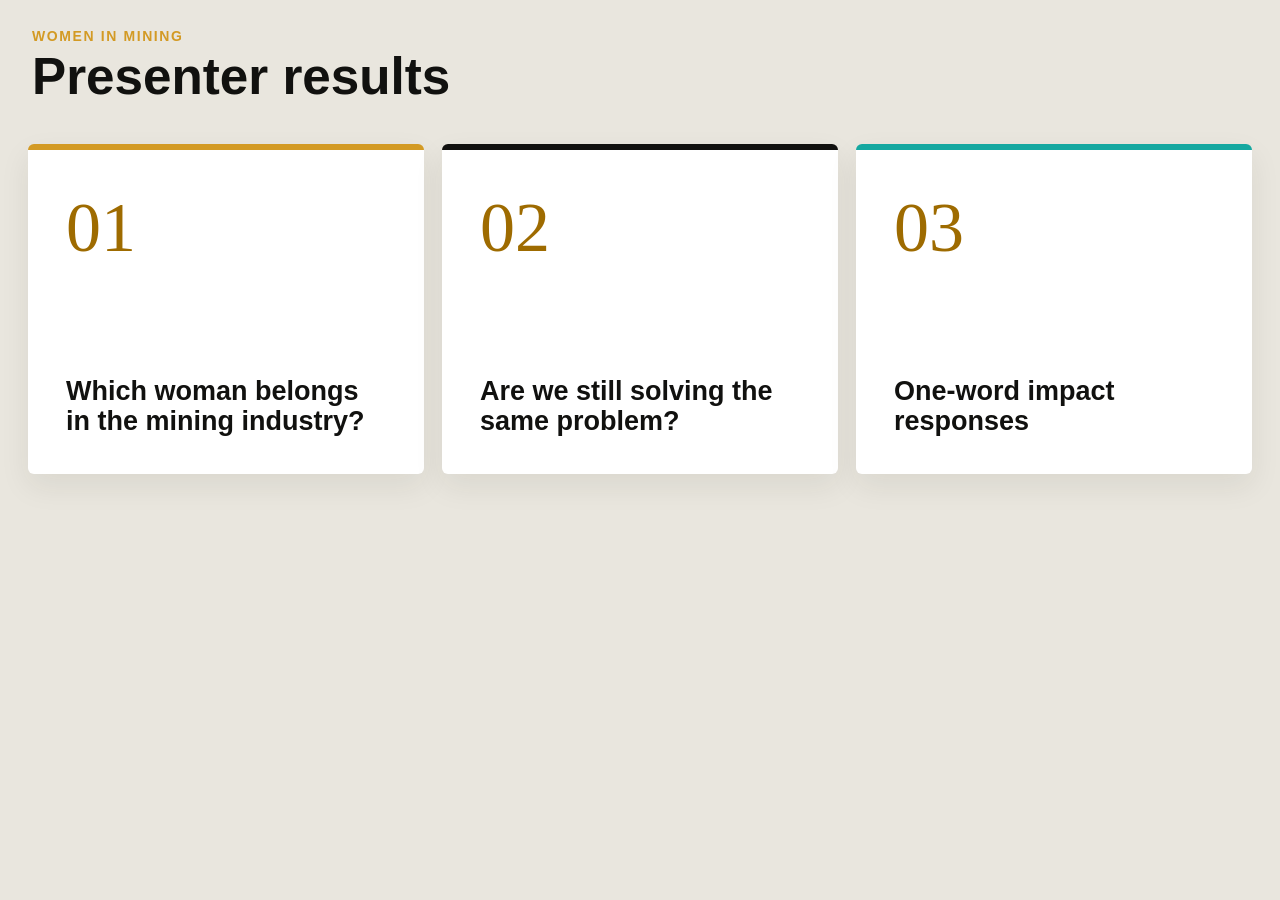
<file: results.html>
<!doctype html>
<html lang="en">
<head>
  <meta charset="utf-8">
  <meta name="viewport" content="width=device-width, initial-scale=1">
  <meta name="theme-color" content="#11110f">
  <title>Women in Mining - Presenter Results</title>
  <link rel="stylesheet" href="styles.css">
</head>
<body class="results-page results-hub-page">
  <header class="results-header">
    <div><p class="brand-mark">Women in Mining</p><h1>Presenter results</h1></div>
  </header>
  <main class="results-hub-grid">
    <a href="results-1.html"><b>01</b><span>Which woman belongs in the mining industry?</span></a>
    <a href="results-2.html"><b>02</b><span>Are we still solving the same problem?</span></a>
    <a href="results-3.html"><b>03</b><span>One-word impact responses</span></a>
  </main>
</body>
</html>
</file>
<file: styles.css>
:root {
  --ink: #11110f;
  --paper: #f4f2ec;
  --white: #ffffff;
  --gold: #d39a24;
  --gold-dark: #9e6b00;
  --aqua: #15a8a0;
  --coral: #df674f;
  --green: #609a56;
  --line: #d8d2c6;
}

* { box-sizing: border-box; }
html { min-height: 100%; background: var(--paper); }
body {
  min-height: 100vh;
  margin: 0;
  color: var(--ink);
  background: var(--paper);
  font-family: Aptos, "Segoe UI", Arial, sans-serif;
  letter-spacing: 0;
}
button, input { font: inherit; }

.participant-page { display: grid; grid-template-rows: 210px 1fr; }
.participant-hero { position: relative; overflow: hidden; background: var(--ink); }
.hero-image {
  position: absolute;
  inset: 0;
  background: url("assets/women-in-mining.jpg") 56% 38% / cover no-repeat;
}
.hero-shade { position: absolute; inset: 0; background: rgba(10, 10, 8, .56); }
.hero-copy {
  position: relative;
  display: flex;
  height: 100%;
  padding: 28px clamp(22px, 6vw, 48px);
  align-items: flex-end;
  justify-content: space-between;
  gap: 18px;
  color: var(--white);
}
.brand-mark {
  margin: 0;
  color: var(--gold);
  font-size: 14px;
  font-weight: 900;
  letter-spacing: 1.6px;
  text-transform: uppercase;
}
.session-label { margin: 0; font-size: 14px; font-weight: 700; }
.participant-main { width: min(100%, 680px); margin: 0 auto; padding: 0 18px 42px; }
.question-shell {
  position: relative;
  margin-top: -24px;
  padding: clamp(26px, 7vw, 46px);
  background: var(--white);
  border-top: 5px solid var(--gold);
  border-radius: 6px;
  box-shadow: 0 18px 38px rgba(38, 33, 21, .14);
}
.question-progress, .panel-heading, .results-tools {
  display: flex;
  align-items: center;
  justify-content: space-between;
  gap: 16px;
}
.question-progress {
  margin-bottom: 30px;
  color: #5b574f;
  font-size: 13px;
  font-weight: 800;
  letter-spacing: .7px;
  text-transform: uppercase;
}
.connection-state {
  display: inline-flex;
  align-items: center;
  gap: 7px;
  color: #615d54;
  font-size: 12px;
  font-weight: 800;
}
.connection-state::before {
  content: "";
  width: 8px;
  height: 8px;
  background: #8f8b83;
  border-radius: 50%;
}
.connection-state.live::before { background: var(--green); box-shadow: 0 0 0 4px rgba(96,154,86,.15); }
.connection-state.demo::before { background: var(--gold); }
.connection-state.error::before { background: var(--coral); }
.question-prompt {
  margin: 0 0 12px;
  color: var(--gold-dark);
  font-size: 13px;
  font-weight: 900;
  letter-spacing: 1.2px;
  text-transform: uppercase;
}
.question-shell h1 {
  max-width: 560px;
  margin: 0 0 34px;
  font-size: clamp(30px, 7vw, 46px);
  line-height: 1.05;
}
.choice-list { display: grid; gap: 12px; }
.choice { display: block; cursor: pointer; }
.choice input { position: absolute; opacity: 0; pointer-events: none; }
.choice span {
  display: flex;
  min-height: 58px;
  padding: 13px 16px;
  align-items: center;
  gap: 14px;
  background: #faf9f6;
  border: 1px solid var(--line);
  border-radius: 5px;
  font-size: 18px;
  font-weight: 800;
  transition: border-color .18s ease, background .18s ease, transform .18s ease;
}
.choice i {
  width: 22px;
  height: 22px;
  flex: 0 0 22px;
  background: var(--white);
  border: 2px solid #b9b2a5;
  border-radius: 50%;
}
.choice input:checked + span { background: #fff8e6; border-color: var(--gold); transform: translateX(3px); }
.choice input:checked + span i { border: 7px solid var(--gold); }
.choice input:focus-visible + span { outline: 3px solid rgba(21,168,160,.28); outline-offset: 2px; }
.word-label { display: block; margin-bottom: 10px; color: #5c574e; font-size: 13px; font-weight: 800; text-transform: uppercase; }
.word-input {
  width: 100%;
  height: 64px;
  padding: 0 18px;
  color: var(--ink);
  background: #faf9f6;
  border: 2px solid var(--line);
  border-radius: 5px;
  font-size: 22px;
  font-weight: 800;
  outline: none;
}
.word-input:focus { border-color: var(--aqua); box-shadow: 0 0 0 4px rgba(21,168,160,.12); }
.submit-button {
  width: 100%;
  min-height: 58px;
  margin-top: 28px;
  padding: 14px 20px;
  color: var(--white);
  background: var(--ink);
  border: 0;
  border-radius: 5px;
  font-size: 17px;
  font-weight: 900;
  cursor: pointer;
}
.submit-button:hover { background: #282721; }
.submit-button:disabled { cursor: wait; opacity: .65; }
.form-message { min-height: 20px; margin: 12px 0 0; color: var(--coral); font-size: 14px; font-weight: 700; text-align: center; }
.thanks-state { padding: 18px 0 28px; text-align: center; }
.thanks-state h1 { margin-bottom: 12px; }
.thanks-state p { margin: 0 auto; max-width: 390px; color: #5e5a52; font-size: 17px; line-height: 1.5; }
.thanks-check {
  display: grid;
  width: 70px;
  height: 70px;
  margin: 0 auto 24px;
  place-items: center;
  color: var(--white);
  background: var(--green);
  border-radius: 50%;
  font-size: 34px;
  font-weight: 900;
}

.results-page { min-height: 100vh; padding: 28px; background: #e9e6de; }
.results-header {
  display: flex;
  max-width: 1480px;
  margin: 0 auto 22px;
  padding: 0 4px;
  align-items: flex-end;
  justify-content: space-between;
  gap: 24px;
}
.results-header h1 { margin: 7px 0 0; font-size: clamp(30px, 4vw, 52px); line-height: 1; }
.icon-button {
  display: grid;
  width: 42px;
  height: 42px;
  place-items: center;
  color: var(--white);
  background: var(--ink);
  border: 0;
  border-radius: 4px;
  font-size: 23px;
  cursor: pointer;
}
.results-grid {
  display: grid;
  grid-template-columns: minmax(0, 1.18fr) minmax(320px, .82fr);
  gap: 18px;
  max-width: 1480px;
  margin: 0 auto;
}
.results-hub-grid {
  display:grid;
  grid-template-columns:repeat(3,minmax(0,1fr));
  gap:18px;
  max-width:1480px;
  margin:42px auto 0;
}
.results-hub-grid a {
  display:grid;
  min-height:330px;
  padding:38px;
  align-content:space-between;
  color:var(--ink);
  background:var(--white);
  border-top:6px solid var(--gold);
  border-radius:6px;
  box-shadow:0 12px 30px rgba(38,33,21,.08);
  text-decoration:none;
}
.results-hub-grid a:nth-child(2) { border-top-color:var(--ink); }
.results-hub-grid a:nth-child(3) { border-top-color:var(--aqua); }
.results-hub-grid b { color:var(--gold-dark); font-family:Georgia,serif; font-size:70px; font-weight:400; }
.results-hub-grid span { font-size:27px; font-weight:900; line-height:1.12; }
.single-result { width:100%; max-width:1480px; margin:0 auto; }
.dedicated-results .result-panel { min-height:calc(100vh - 142px); padding:clamp(28px,3.2vw,46px); }
.dedicated-results .result-panel h2 { max-width:1050px; margin:18px 0 24px; font-size:clamp(36px,3.7vw,56px); }
.dedicated-results .bar-chart { gap:28px; }
.dedicated-results .bar-label { font-size:24px; }
.dedicated-results .bar-label strong { font-size:22px; }
.dedicated-results .bar-track { height:24px; }
.dedicated-results .bar-row small { font-size:18px; }
.dedicated-results .compact-chart { max-width:1120px; gap:54px; padding-top:20px; }
.dedicated-results .word-panel { min-height:calc(100vh - 155px); }
.dedicated-results .word-cloud { min-height:clamp(300px,42vh,390px); }
.result-panel {
  min-height: 290px;
  padding: clamp(22px, 3vw, 38px);
  background: var(--white);
  border-top: 5px solid var(--ink);
  border-radius: 6px;
  box-shadow: 0 12px 30px rgba(38,33,21,.08);
}
.result-panel-wide { border-top-color: var(--gold); }
.word-panel { grid-column: 1 / -1; min-height: 315px; border-top-color: var(--aqua); }
.panel-heading p { margin: 0; color: var(--gold-dark); font-size: 13px; font-weight: 900; letter-spacing: 1px; text-transform: uppercase; }
.panel-heading strong { color: #777167; font-size: 13px; }
.result-panel h2 { margin: 16px 0 28px; max-width: 780px; font-size: clamp(24px, 2.5vw, 36px); line-height: 1.08; }
.bar-chart { display: grid; gap: 16px; }
.bar-row { display: grid; grid-template-columns: minmax(0, 1fr) 34px; gap: 7px 12px; align-items: center; }
.bar-label { grid-column:1 / -1; display: flex; align-items: center; justify-content: space-between; gap: 14px; font-size: 15px; font-weight: 800; }
.bar-label strong { font-size: 14px; }
.bar-track { grid-column:1; grid-row:2; height: 12px; overflow: hidden; background: #ece8df; border-radius: 2px; }
.bar-track i { display: block; height: 100%; min-width: 0; background: var(--gold); transition: width .45s ease; }
.bar-row small { grid-column: 2; grid-row: 2; color: #777167; font-weight: 800; }
.color-2 .bar-track i { background: var(--aqua); }
.color-3 .bar-track i { background: var(--coral); }
.color-4 .bar-track i { background: var(--green); }
.compact-chart { gap: 27px; padding-top: 7px; }
.word-cloud {
  position: relative;
  display: block;
  min-height: 176px;
  padding: 0;
  overflow: hidden;
}
.word-bubble {
  position: absolute;
  top: 0;
  left: 0;
  display: inline-flex;
  width: min(var(--bubble-width, 118px), 100%);
  height: var(--bubble-height, 62px);
  padding: 0 24px;
  align-items: center;
  justify-content: center;
  color: var(--white);
  background: var(--ink);
  border-radius: 999px;
  box-shadow: 0 12px 28px rgba(17, 17, 15, var(--bubble-shadow, .1));
  font-size: var(--bubble-font, 20px);
  font-weight: 900;
  line-height: 1;
  opacity: 0;
  overflow: hidden;
  text-align: center;
  will-change: transform;
  transition:
    width .78s cubic-bezier(.22, 1, .36, 1),
    height .78s cubic-bezier(.22, 1, .36, 1),
    font-size .78s cubic-bezier(.22, 1, .36, 1),
    box-shadow .78s ease,
    opacity .24s ease;
}
.word-bubble.is-positioned { opacity: 1; }
.word-bubble-label { max-width: 100%; overflow-wrap: anywhere; }
.word-bubble-count {
  position: absolute;
  top: 8px;
  right: 10px;
  display: grid;
  min-width: 22px;
  height: 22px;
  padding: 0 6px;
  place-items: center;
  background: rgba(255, 255, 255, .18);
  border: 1px solid rgba(255, 255, 255, .25);
  border-radius: 999px;
  font-size: 11px;
  font-weight: 800;
  line-height: 1;
}
.word-bubble-count[hidden] { display: none; }
.bubble-1 { background: var(--gold-dark); }
.bubble-2 { background: var(--aqua); }
.bubble-3 { background: var(--coral); }
.bubble-4 { background: var(--green); }
.empty-state { margin: 0; color: #8a857c; font-size: 17px; font-weight: 700; }

@media (max-width: 820px) {
  .results-page { padding: 20px 14px; }
  .results-header { align-items: center; }
  .results-grid { grid-template-columns: 1fr; }
  .word-panel { grid-column: auto; }
  .dedicated-results .word-cloud { min-height: 520px; }
  .results-hub-grid { grid-template-columns:1fr; }
  .results-hub-grid a { min-height:190px; }
}

@media (max-width: 520px) {
  .participant-page { grid-template-rows: 170px 1fr; }
  .hero-copy { padding: 22px; }
  .session-label { display: none; }
  .question-shell { padding: 26px 22px; }
  .question-shell h1 { margin-bottom: 28px; }
  .results-header h1 { font-size: 29px; }
  .connection-state { font-size: 11px; }
}

@media (prefers-reduced-motion: reduce) {
  *, *::before, *::after { scroll-behavior: auto !important; animation-duration: .01ms !important; transition-duration: .01ms !important; }
}
</file>
